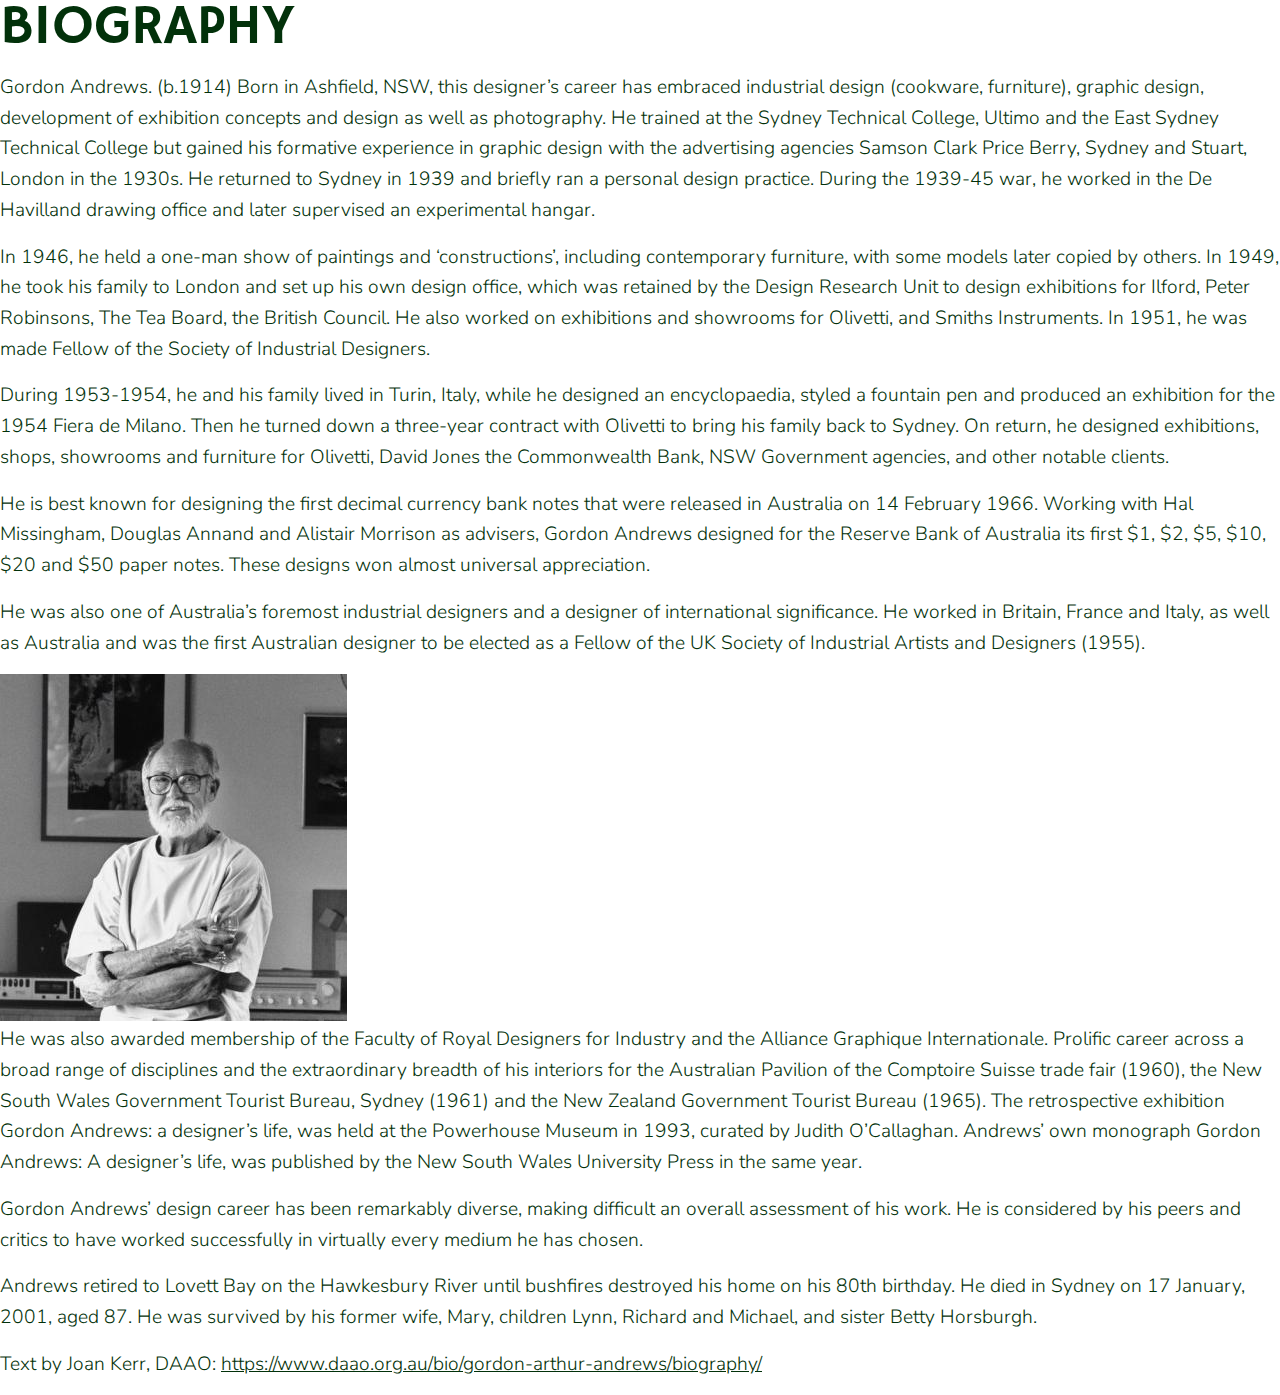
<file: biography.html>
<!DOCTYPE html>
<html>
<head>
    <meta name="viewport" content="width=device-width, initial-scale=1.0">
    <title>11056 A3 Website</title>
    <link rel="stylesheet" href="assets/css/reset.css">
    <link rel="stylesheet" href="assets/css/style.css">

</head>
<body>
    <main>
    <h2>Biography</h2>
    <p>Gordon Andrews. (b.1914) Born in Ashfield, NSW, this designer’s career has embraced industrial design (cookware, furniture), graphic design, development of exhibition concepts and design as well as photography. He trained at the Sydney Technical College, Ultimo and the East Sydney Technical College but gained his formative experience in graphic design with the advertising agencies Samson Clark Price Berry, Sydney and Stuart, London in the 1930s. He returned to Sydney in 1939 and briefly ran a personal design practice. During the 1939-45 war, he worked in the De Havilland drawing office and later supervised an experimental hangar.</p>
    <p>In 1946, he held a one-man show of paintings and ‘constructions’, including contemporary furniture, with some models later copied by others. In 1949, he took his family to London and set up his own design office, which was retained by the Design Research Unit to design exhibitions for Ilford, Peter Robinsons, The Tea Board, the British Council. He also worked on exhibitions and showrooms for Olivetti, and Smiths Instruments. In 1951, he was made Fellow of the Society of Industrial Designers.</p>
    <p>During 1953-1954, he and his family lived in Turin, Italy, while he designed an encyclopaedia, styled a fountain pen and produced an exhibition for the 1954 Fiera de Milano. Then he turned down a three-year contract with Olivetti to bring his family back to Sydney. On return, he designed exhibitions, shops, showrooms and furniture for Olivetti, David Jones the Commonwealth Bank, NSW Government agencies, and other notable clients.</p>
    <p>He is best known for designing the first decimal currency bank notes that were released in Australia on 14 February 1966. Working with Hal Missingham, Douglas Annand and Alistair Morrison as advisers, Gordon Andrews designed for the Reserve Bank of Australia its first $1, $2, $5, $10, $20 and $50 paper notes. These designs won almost universal appreciation.</p>
    <p>He was also one of Australia’s foremost industrial designers and a designer of international significance. He worked in Britain, France and Italy, as well as Australia and was the first Australian designer to be elected as a Fellow of the UK Society of Industrial Artists and Designers (1955).</p>
    <img src="assets/images/andrewsportrait.jpg" alt="Gordon andrews portrait">
    <p> He was also awarded membership of the Faculty of Royal Designers for Industry and the Alliance Graphique Internationale. Prolific career across a broad range of disciplines and the extraordinary breadth of his interiors for the Australian Pavilion of the Comptoire Suisse trade fair (1960), the New South Wales Government Tourist Bureau, Sydney (1961) and the New Zealand Government Tourist Bureau (1965). The retrospective exhibition Gordon Andrews: a designer’s life, was held at the Powerhouse Museum in 1993, curated by Judith O’Callaghan. Andrews’ own monograph Gordon Andrews: A designer’s life, was published by the New South Wales University Press in the same year.</p>
    <p>Gordon Andrews’ design career has been remarkably diverse, making difficult an overall assessment of his work. He is considered by his peers and critics to have worked successfully in virtually every medium he has chosen.</p>
    <p>Andrews retired to Lovett Bay on the Hawkesbury River until bushfires destroyed his home on his 80th birthday. He died in Sydney on 17 January, 2001, aged 87. He was survived by his former wife, Mary, children Lynn, Richard and Michael, and sister Betty Horsburgh.</p>
    <p>Text by Joan Kerr, DAAO: <a href="https://www.daao.org.au/bio/gordon-arthur-andrews/biography/">https://www.daao.org.au/bio/gordon-arthur-andrews/biography/</a></p>
        
    </main>
</body>
</html>
</file>
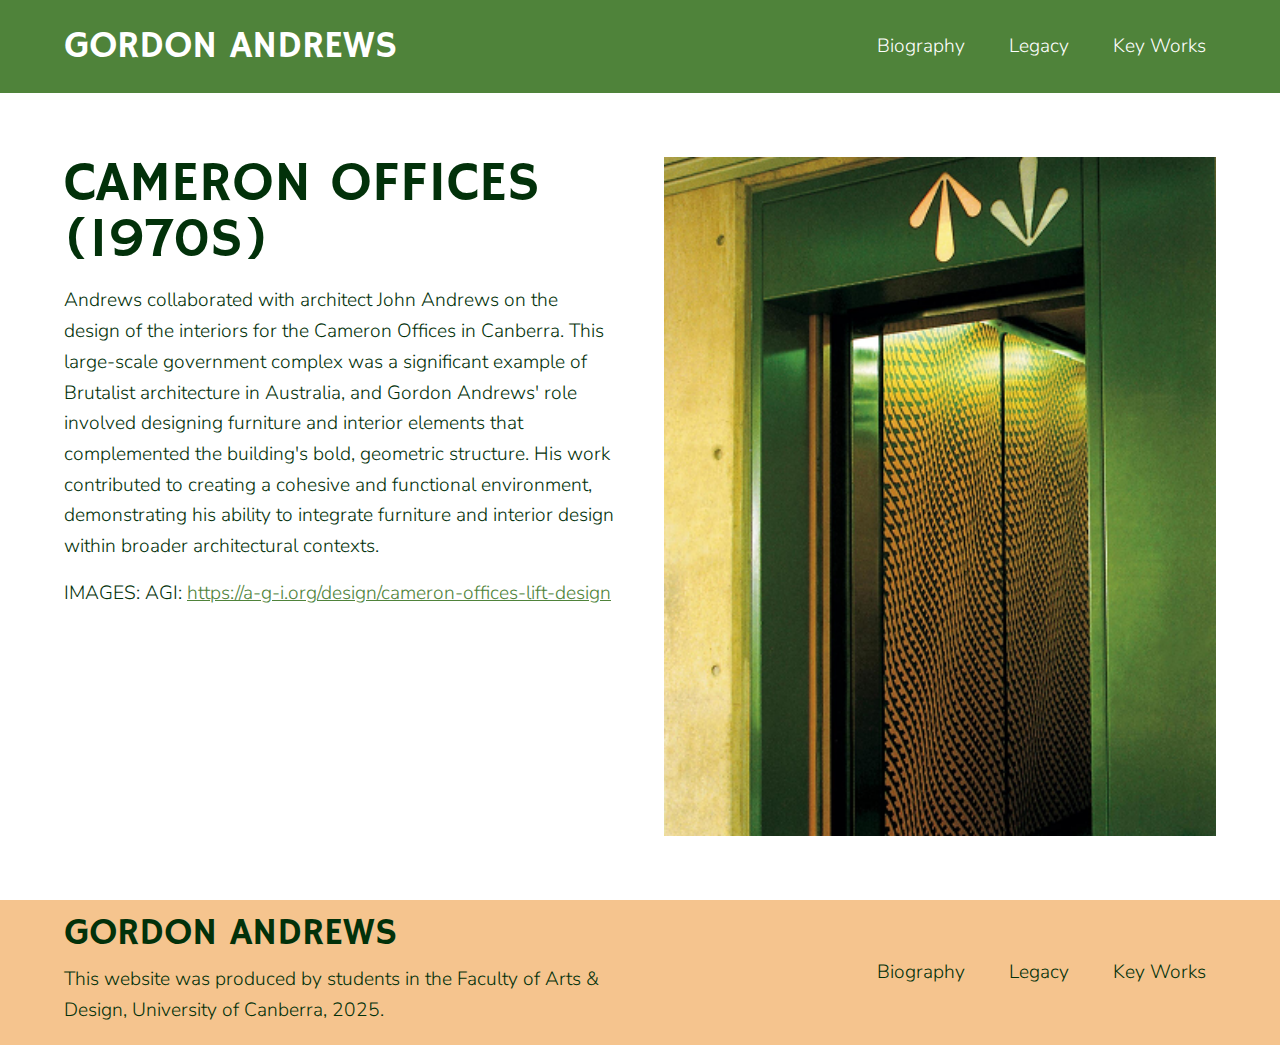
<file: cameron-offices.html>
<!DOCTYPE html>
<html lang="en">
<head>
    <meta charset="UTF-8">
    <meta name="viewport" content="width=device-width, initial-scale=1.0">
    <title>11056 A3 Website</title>
    <link rel="stylesheet" href="assets/css/reset.css">
    <link rel="stylesheet" href="assets/css/style.css">
    <script src="script.js" defer></script>


</head>
<body>
    <header>
        <a href="index.html" class="logo">GORDON ANDREWS</a>
        <nav>
            <ul class="nav-menu">
                <li class="nav-item"><a href="biography.html">Biography</a></li>
                <li class="nav-item"><a href="legacy.html">Legacy</a></li>
                <li class="nav-item"><a href="key-works.html">Key Works</a></li>

            </ul>
            <div class="hamburger">
                <span class="bar"></span>
                <span class="bar"></span>
                <span class="bar"></span>
            </div>
        </nav>

    </header>
    <main class="cameron-offices">
    <div class="container">
    <div class="column">
        <h2>Cameron offices (1970s)</h2>
        <p>Andrews collaborated with architect John Andrews on the design of the interiors for the Cameron Offices in Canberra. This large-scale government complex was a significant example of Brutalist architecture in Australia, and Gordon Andrews' role involved designing furniture and interior elements that complemented the building's bold, geometric structure. His work contributed to creating a cohesive and functional environment, demonstrating his ability to integrate furniture and interior design within broader architectural contexts.
        </p>
        <p>IMAGES: AGI: <a href="https://a-g-i.org/design/cameron-offices-lift-design">https://a-g-i.org/design/cameron-offices-lift-design</a></p>
    </div>
    <div class="column">
        <img src="assets/images/office.png" alt="cameron-offices design">
    </div>
    </div>
    </main>
    <footer> 
        <div class="footerc">
        <a href="index.html" class="logo">GORDON ANDREWS</a>
        <p>This website was produced by students in the Faculty of Arts & Design, University of Canberra, 2025.</p>
    </div>
        <nav>
            <ul>
                <li><a href="biography.html">Biography</a></li>
                <li><a href="legacy.html">Legacy</a></li>
                <li><a href="key-works.html">Key Works</a></li>

            </ul>
        </nav>
    </footer>
</body>
</html>
</file>
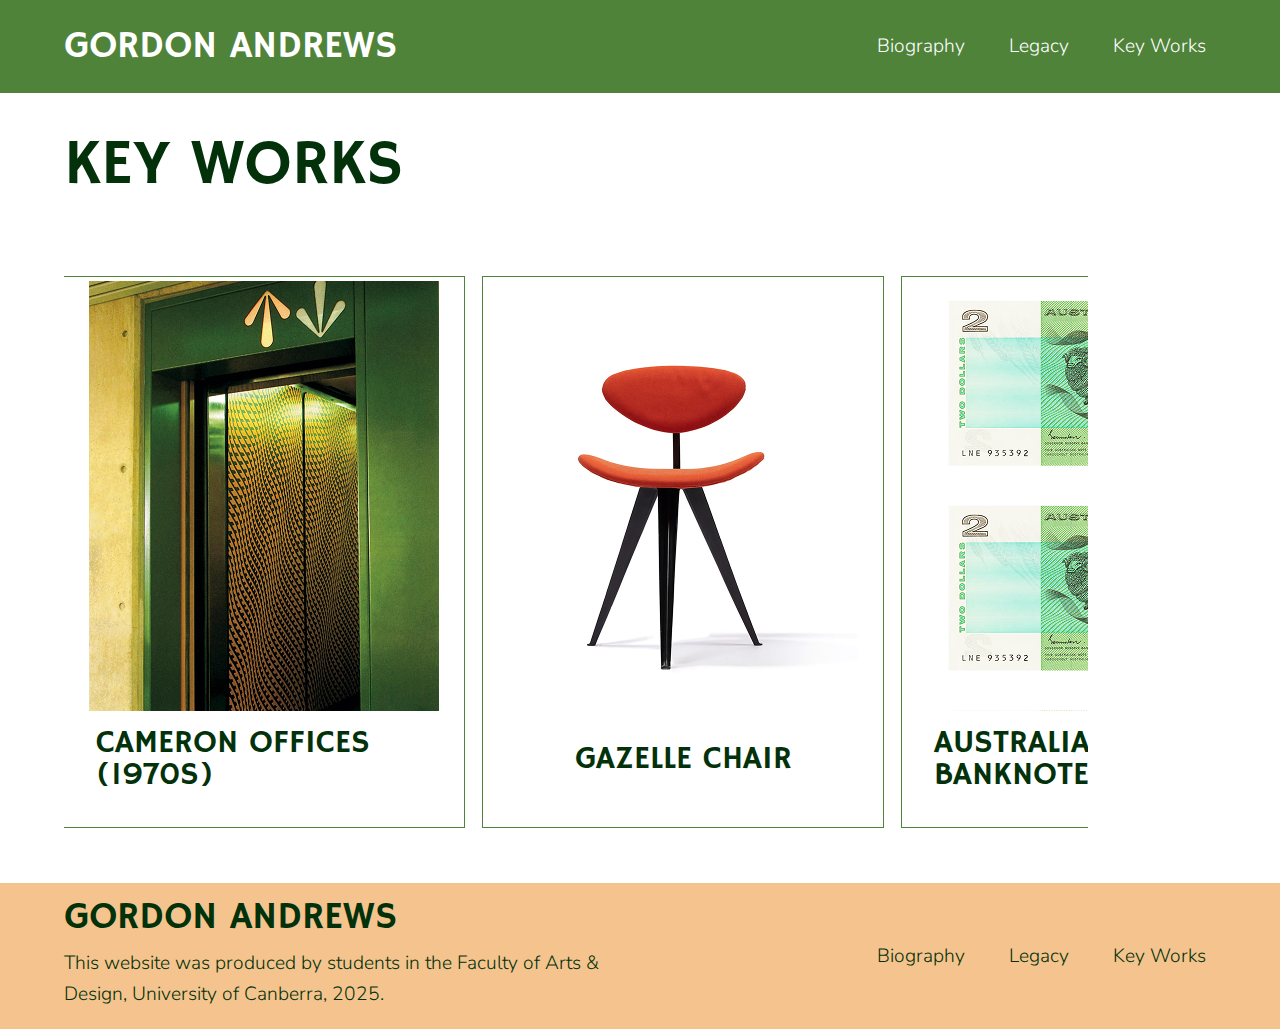
<file: key-works.html>
<!DOCTYPE html>
<html lang="en">
<head>
    <meta charset="UTF-8">
    <meta name="viewport" content="width=device-width, initial-scale=1.0">
    <title>11056 A3 Website</title>
    <link rel="stylesheet" href="assets/css/reset.css">
    <link rel="stylesheet" href="assets/css/style.css">

</head>
<body>
    <header>
        <a href="index.html" class="logo">GORDON ANDREWS</a>
        <nav>
            <ul class="nav-menu">
                <li class="nav-item"><a href="biography.html">Biography</a></li>
                <li class="nav-item"><a href="legacy.html">Legacy</a></li>
                <li class="nav-item"><a href="key-works.html">Key Works</a></li>

            </ul>
            <div class="hamburger">
                <span class="bar"></span>
                <span class="bar"></span>
                <span class="bar"></span>
            </div>
        </nav>

    </header>
    <main>
    <h1 class="key-works">Key Works</h1>
    <div class="key-works-content">
        <div class="carousel">
            <article class="card">
                <img src="assets/images/office.png" alt="cameron-offices design">
                <a href="cameron-offices.html"><h4>Cameron Offices (1970s)</h4></a>
            </article>
            <article class="card">
                <img src="assets/images/chair.png" alt="gazelle chair">
                <h4>Gazelle Chair</h4>
            </article>
            <article class="card">
                <img src="assets/images/banknote.png" alt="banknote graphic">
                <h4>Australian Decimal Banknotes (1966)</h4>
            </article>
            <article class="card">
                <img src="assets/images/catalogue.png" alt="catalogue graphic">
                <h4>Gordon Andrews Catalogues</h4>
            </article>
        </div>

    </div>
    </main>
    <footer> 
        <div class="footerc">
        <a href="index.html" class="logo">GORDON ANDREWS</a>
        <p>This website was produced by students in the Faculty of Arts & Design, University of Canberra, 2025.</p>
    </div>
        <nav>
            <ul>
                <li><a href="biography.html">Biography</a></li>
                <li><a href="legacy.html">Legacy</a></li>
                <li><a href="key-works.html">Key Works</a></li>

            </ul>
        </nav>
    </footer>
</body>
</html>
</file>
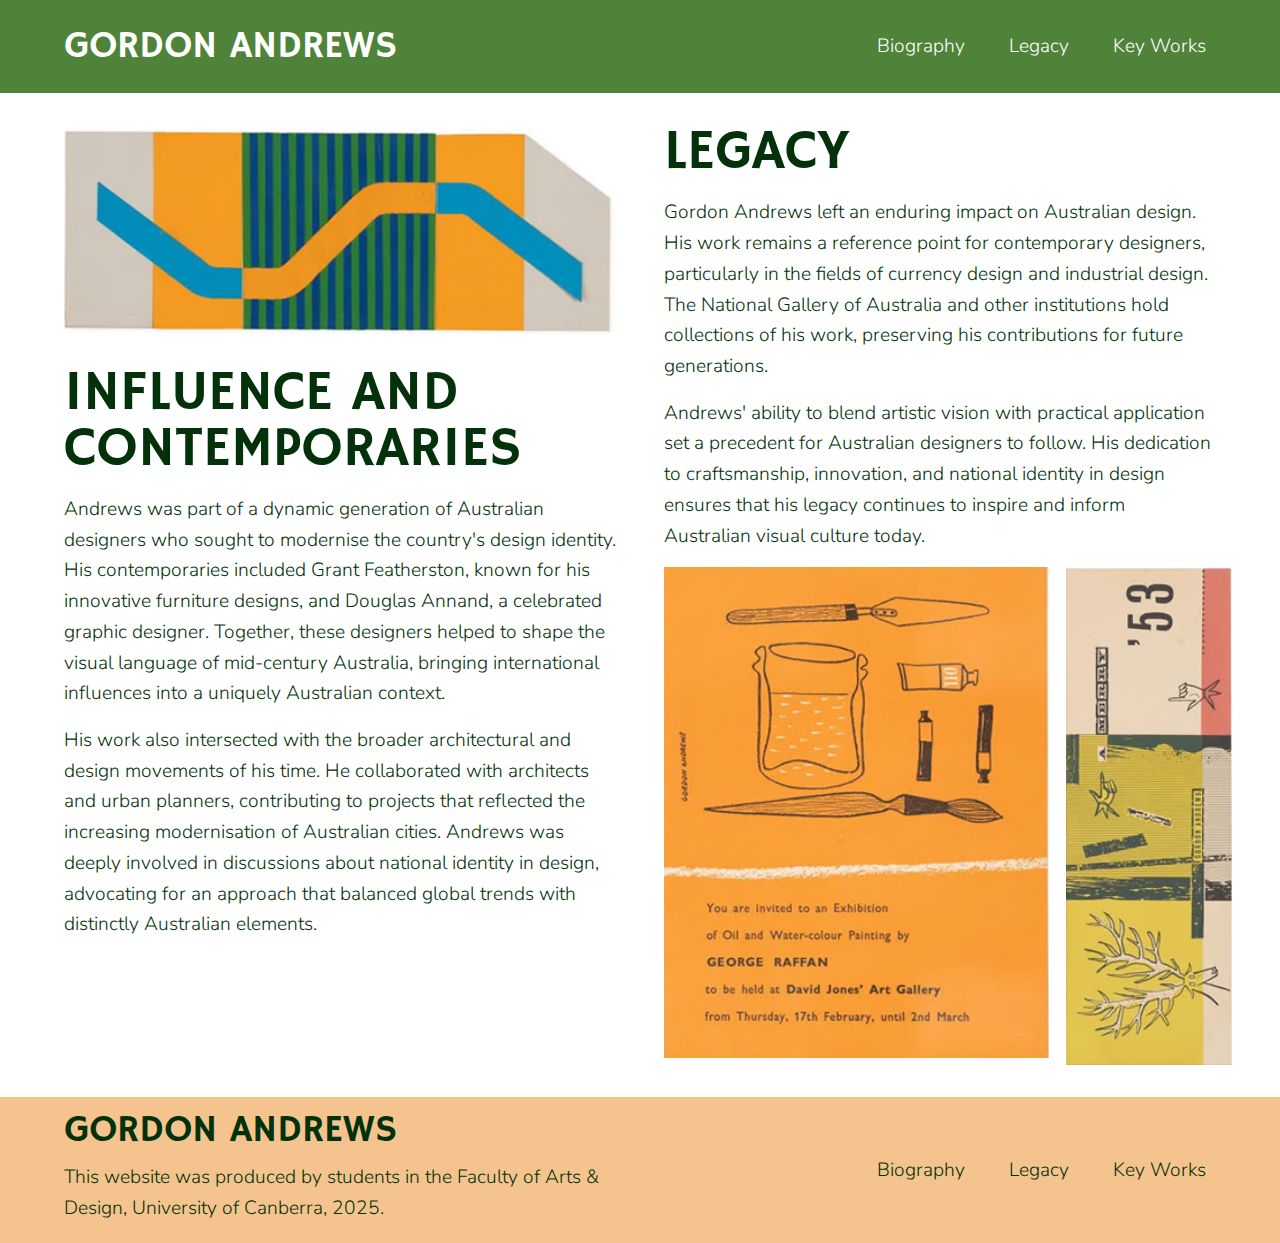
<file: legacy.html>
<!DOCTYPE html>
<html>
<head>
    <meta name="viewport" content="width=device-width, initial-scale=1.0">
    <title>11056 A3 Website</title>
    <link rel="stylesheet" href="assets/css/reset.css">
    <link rel="stylesheet" href="assets/css/style.css">

</head>
<body>
    <header>
        <a href="index.html" class="logo">GORDON ANDREWS</a>
        <nav>
            <ul class="nav-menu">
                <li class="nav-item"><a href="biography.html">Biography</a></li>
                <li class="nav-item"><a href="legacy.html">Legacy</a></li>
                <li class="nav-item"><a href="key-works.html">Key Works</a></li>

            </ul>
            <div class="hamburger">
                <span class="bar"></span>
                <span class="bar"></span>
                <span class="bar"></span>
            </div>
        </nav>

    </header>
    <main class="container legacy">
    <div class="column">
    <img src="assets/images/andrews-powerhouse-4 1.png" alt="Andrews design" id="banner">
    <h2>Influence and Contemporaries</h2>
    <p>Andrews was part of a dynamic generation of Australian designers who sought to modernise the country's design identity. His contemporaries included Grant Featherston, known for his innovative furniture designs, and Douglas Annand, a celebrated graphic designer. Together, these designers helped to shape the visual language of mid-century Australia, bringing international influences into a uniquely Australian context.</p>
    <p>His work also intersected with the broader architectural and design movements of his time. He collaborated with architects and urban planners, contributing to projects that reflected the increasing modernisation of Australian cities. Andrews was deeply involved in discussions about national identity in design, advocating for an approach that balanced global trends with distinctly Australian elements.</p>
</div>
    <div class="column">
    <h2>Legacy</h2>
    <p>Gordon Andrews left an enduring impact on Australian design. His work remains a reference point for contemporary designers, particularly in the fields of currency design and industrial design. The National Gallery of Australia and other institutions hold collections of his work, preserving his contributions for future generations.</p>
    <p>Andrews' ability to blend artistic vision with practical application set a precedent for Australian designers to follow. His dedication to craftsmanship, innovation, and national identity in design ensures that his legacy continues to inspire and inform Australian visual culture today.</p>
    <div class="image-container">
    <img src="assets/images/andrews-powerhouse-13 1.png" alt="gordon andrews design">
    <img src="assets/images/andrews-powerhouse-9 1.png" alt="banknote design" id="bank">
</div>
</div>
    </main>
    <footer> 
        <div class="footerc">
        <a href="index.html" class="logo">GORDON ANDREWS</a>
        <p>This website was produced by students in the Faculty of Arts & Design, University of Canberra, 2025.</p>
    </div>
        <nav>
            <ul>
                <li><a href="biography.html">Biography</a></li>
                <li><a href="legacy.html">Legacy</a></li>
                <li><a href="key-works.html">Key Works</a></li>

            </ul>
        </nav>
    </footer>
</body>
</html>
</file>
<file: assets/css/style.css>
@import url('https://fonts.googleapis.com/css2?family=Hammersmith+One&display=swap');
@import url('https://fonts.googleapis.com/css2?family=Nunito+Sans:ital,wght@0,200..1000;1,200..1000&display=swap');

:root{
    --font-main-color: #02310A;
    --header-color: #4F833A;
    --footer-color:#F5C48E;
}

*{
    font-size: 16px;
}

*, *::before, *::after {
    box-sizing: border-box;
}

/* body {
    margin: 0;
} */

/*Body text*/

p,a {
    font-family: 'Nunito Sans', sans-serif;
    font-size: clamp(1rem, 2.5vw, 1.2rem);
    font-weight: 300;
    line-height: 1.6;
    margin-bottom: 1rem;
    color: var(--font-main-color);
}

/*Heading styles*/

h1, h2, h3, h4{
    font-family: 'Hammersmith One', sans-serif;
    font-weight: 400;
    color: var(--font-main-color);
    text-transform: uppercase;
    margin-bottom: 1rem;

}

h1{
    font-size: clamp(2.5rem, 5vw, 4rem);
}

h2{
    font-size: clamp(2rem, 5vw, 3.5rem);
}

h3{
    font-size: clamp(1.5rem, 4vw, 3rem);
}

h4{
    font-size: clamp(1.5rem, 3vw, 2rem);
}

/* HEADER STYLING */

/* NOTE: Header Breakpoint 827 */
header{
    background-color: var(--header-color);
    display: flex;
    flex-direction: row;
    justify-content: space-between; 
    align-items: center;            
    padding: 1rem 4rem;
}

ul a{
    color: white;
    text-decoration: none;
    padding: 10px;  
    border-radius: 10px;

}

ul a:hover{
    color: var(--header-color);
    background-color: white;
    transition: 0.5s; 
}

.logo {
    color: white;
    text-decoration: none;
    font-family: 'Hammersmith One', sans-serif;
    font-size: clamp(1.5rem, 3vw, 2.5rem);
    font-weight: 400;
    margin-bottom: 0;
}


nav ul {
    list-style: none;
    display: flex;
    gap: 1.5rem;
    flex-wrap: wrap;
}

/* Responsive hamburger icon sourced from: https://www.youtube.com/watch?v=flItyHiDm7E&ab_channel=Coding2GO */

.hamburger{
    display: none;
    cursor: pointer;
}

.bar{
    display: block;
    width: 25px;
    height: 3px;
    margin: 5px auto;
    background-color: white;
}

@media screen and (max-width: 828px){
    .hamburger{
        display: block;
    }

    .hamburger.active .bar:nth-child(2){
        opacity: 0;
    }
    .hamburger.active .bar:nth-child(1){
        transform: translateY(8px) rotate(45deg);
    }
    .hamburger.active .bar:nth-child(3){
        transform: translateY(-8px) rotate(-45deg);
    }

    .nav-menu{
        position: fixed;
        top: -100%;
        gap: 0;
        flex-direction: column;
        background-color: var(--header-color);
        width: 100%;
        /* transition: 0.3s; */
        z-index: 1000;
    }

    .nav-item{
        margin: 1rem;
    }

    .nav-menu.active{
        top: 10%;
        left: 0;

    }
}

/* FOOTER STYLING */

footer{
    background-color: var(--footer-color);
    display: flex;
    flex-direction: row;
    justify-content: space-between; 
    align-items: center;            
    padding: 0.2rem 4rem;
}

.footerc{
    width: 50%;
}

footer ul a{
    color: var(--font-main-color);
    text-decoration: none;
    padding: 10px;  
    border-radius: 10px;

}

footer ul a:hover{
    text-decoration: underline;
    color: var(--font-main-color);
    background-color: var(--footer-color);
}

footer .logo {
    color: var(--font-main-color);
}

@media screen and (max-width:850px){
    footer{
        flex-direction: column;
        align-items: flex-start;
        padding-bottom: 1rem;
    }

    .footerc{
        width: 80%;
    }

    footer nav ul{
        flex-direction: column;
        align-items: flex-start;
    }
    footer ul a{
        padding: 0;
    }
}

/* Main */

.hero-content{
    background-image: url("/11056_A3/assets/images/hero.png");
    background-size: cover;
    background-repeat: no-repeat;
    background-position: center;
    height: 75vh;
}

.content{
    width: 500px;
    padding-top: 20vh;
    padding-left: 4rem;
}

/* BUTTONS - change styling */
.button{
    display: flex;
    justify-content: space-between;
    align-items: center;
    padding: 0.9rem;
    background-color: var(--header-color);
    border: none;
    border-radius: 25px;
    color: white;
    gap: 10px;
    text-decoration: none;
    width: 190px;
    position: relative;
    overflow: hidden;
    margin-top: 0.5rem;
}

.button img{
    transition: opacity 0.3s;
    position: absolute; /*<- did this so that the arrows are the same position*/
    right: 1vw;
    pointer-events: none;
}

.arrow-hover{
    opacity: 0;
}

.button:hover{
    background-color: white;
    color: var(--header-color);
    transition: 0.5s;
    outline: 2px solid var(--header-color)
}

.button:hover .arrow-default{
    opacity: 0;
}

.button:hover .arrow-hover{
    opacity: 1;
}

/* HOMEPAGE CONTENT */

.homepage-content{
    margin: 2rem 4rem;
    display: grid;
    grid-template-columns: 1fr 1fr 1.1fr 0.86fr;
    grid-template-rows: auto auto;
    grid-gap: 1rem;
    justify-items: stretch;
}

.column-left{
    grid-area: 1 / 1 / 3 / 3; 
    margin-right: 5rem;

}

#des{
    grid-row: 1/2;
    grid-column: 3/4;
    max-width: 100%;
    height: auto;
    display: block;
}

#cat{
    grid-row: 1/2;
    grid-column: 4/5;
    height: auto;
    max-width: 100%;
    display: block;
}

#di{
    grid-row: 2/3;
    grid-column: 3/5;
    max-width: 100%;
    height: auto;

}


/* RESPONSIVE GRID LAYOUT */
@media screen and (max-width: 892px){
    .homepage-content{
        grid-template-columns: 1.1fr 0.86fr;
        grid-template-rows:  auto auto auto;
    }
  .column-left {
    grid-area: 1 / 1 / 2 / 3;
  }

  #des {
    grid-area: 2 / 1 / 3 / 2;
  }

  #cat {
    grid-area: 2 / 2 / 3 / 3;
  }

  #di {
    grid-area: 3 / 1 / 5 / 3;
  }


}

/* REDUCING PADDING  */
@media screen and (max-width: 522px){
    header{
        padding: 1rem 1.5rem;
    }

    footer{
        padding: 0.2rem 1.5rem;
    }
    .content{
        padding-left: 1.5rem;
        width: 320px;
    }
    .homepage-content{
        margin: 2rem 1.5rem;

    }
    .button{
        width: 160px;
    }
}

/* BIOGRAPHY, LEGACY, AND CAMERON OFFICES PAGE STYLING */

.biography, .legacy, .cameron-offices{
    margin: 2rem 4rem;

}

.biography a, .cameron-offices a{
    color: var(--header-color)
}

.biography img, #banner, .cameron-offices img{
    padding-bottom: 2rem;
    max-width: 100%;
    height: auto;
    display: block;
}

.cameron-offices{
    margin-top: 4rem;
}

.cameron-offices img{
    width: 100%;
}

.container{ 
    display: flex;
    gap: 3rem;

}

.column{
    flex: 1;
}

/* FOR THE BIOGRAPHY IMAGES - CODE SOURCED FROM CHATGPT / initially 2 images were flex but switched to grid */

.image-container {
    gap: 1rem;
    width: 100%;
    height: auto;
    display: grid;
    grid-template-columns: 70% 30%;
}

.image-container img {
    width: 100%;
    height: auto;
    max-width: 100%;
    object-fit: contain;
}

@media screen and (max-width: 827px){
    .container{
        flex-direction: column;
        align-items: center;
    }

}

@media screen and (max-width: 522px){
    .biography, .legacy, .cameron-offices{
        margin: 2rem 1.5rem;
    }

    .biography img, .legacy img{
        padding-bottom: 1rem;
    }

    .container{
        gap: 1rem
    }

    /* .column{
        flex: 1;
        display: flex;
        flex-direction: column;
    } */

    .image-container {
        grid-template-columns: 1fr;
        overflow: hidden;
    }

    #bank {
        transform: rotate(90deg);
        transform-origin: center center;
        /* https://developer.mozilla.org/en-US/docs/Web/CSS/transform-origin  */
        object-fit: contain;
        max-width: 100%;
        max-height: 50vh;
        width: auto;
        height: auto;
        margin: 0 auto;
        padding-bottom: 0;
    }

}

/* CAROUSEL - BASE CODE COURTESY OF:https://www.youtube.com/shorts/W2yJ_IbkAyI */
.key-works-content{
    width: 80vw;
    margin: 1rem 4rem;
}

.carousel{
    display: grid;
    grid-auto-flow: column;
    scroll-behavior: smooth;
    gap: 1.2rem;
    overflow-y: auto;
    overscroll-behavior-x: contain;
    scroll-snap-type: x mandatory;
    scrollbar-width: none;

    min-height: 70vh;
    align-items: center;
}

.carousel::-webkit-scrollbar{
    display: none;

}

.card{
    scroll-snap-align:start;
    outline: 1px solid var(--header-color); 
    /* ^ MDN Web docs  */
    height: 550px;
    width: 400px;
    padding: 1rem;
    display: flex;
    flex: 0 0 auto;
    flex-direction: column;
    justify-content: center;
    align-items: center;
}

.key-works{
    margin: 2.5rem 4rem;
}

.card a{
    text-decoration: none;
    margin-bottom: 0;
    line-height: 1;
}

.card:hover{
    text-decoration: underline;
    transform: translateY(-5vh);
    transition: 0.3s;
    outline: none;

}

.card h4{
    padding: 1rem;
}

.card img{
    max-width: 100%;
    height: auto;
    /* height: 50vh; */
    display: block;
    object-fit: cover;
}


/* REDUCING PADDING FOR KEYWORKS */

@media screen and (max-width: 827px){
    .card{
        height: 500px;
        width: 350px;
    }

    .carousel{
        min-height: 60vh;
    }
}

@media screen and (max-width: 522px){
    .key-works-content{
        margin: 1rem 1.5rem;
    }

    .key-works{
        margin: 2rem 1.5rem

    }

    .card{
        height:450px;
        width: 300px;
    }

    .carousel{
        min-height: 55vh;
    }
 
}
</file>
